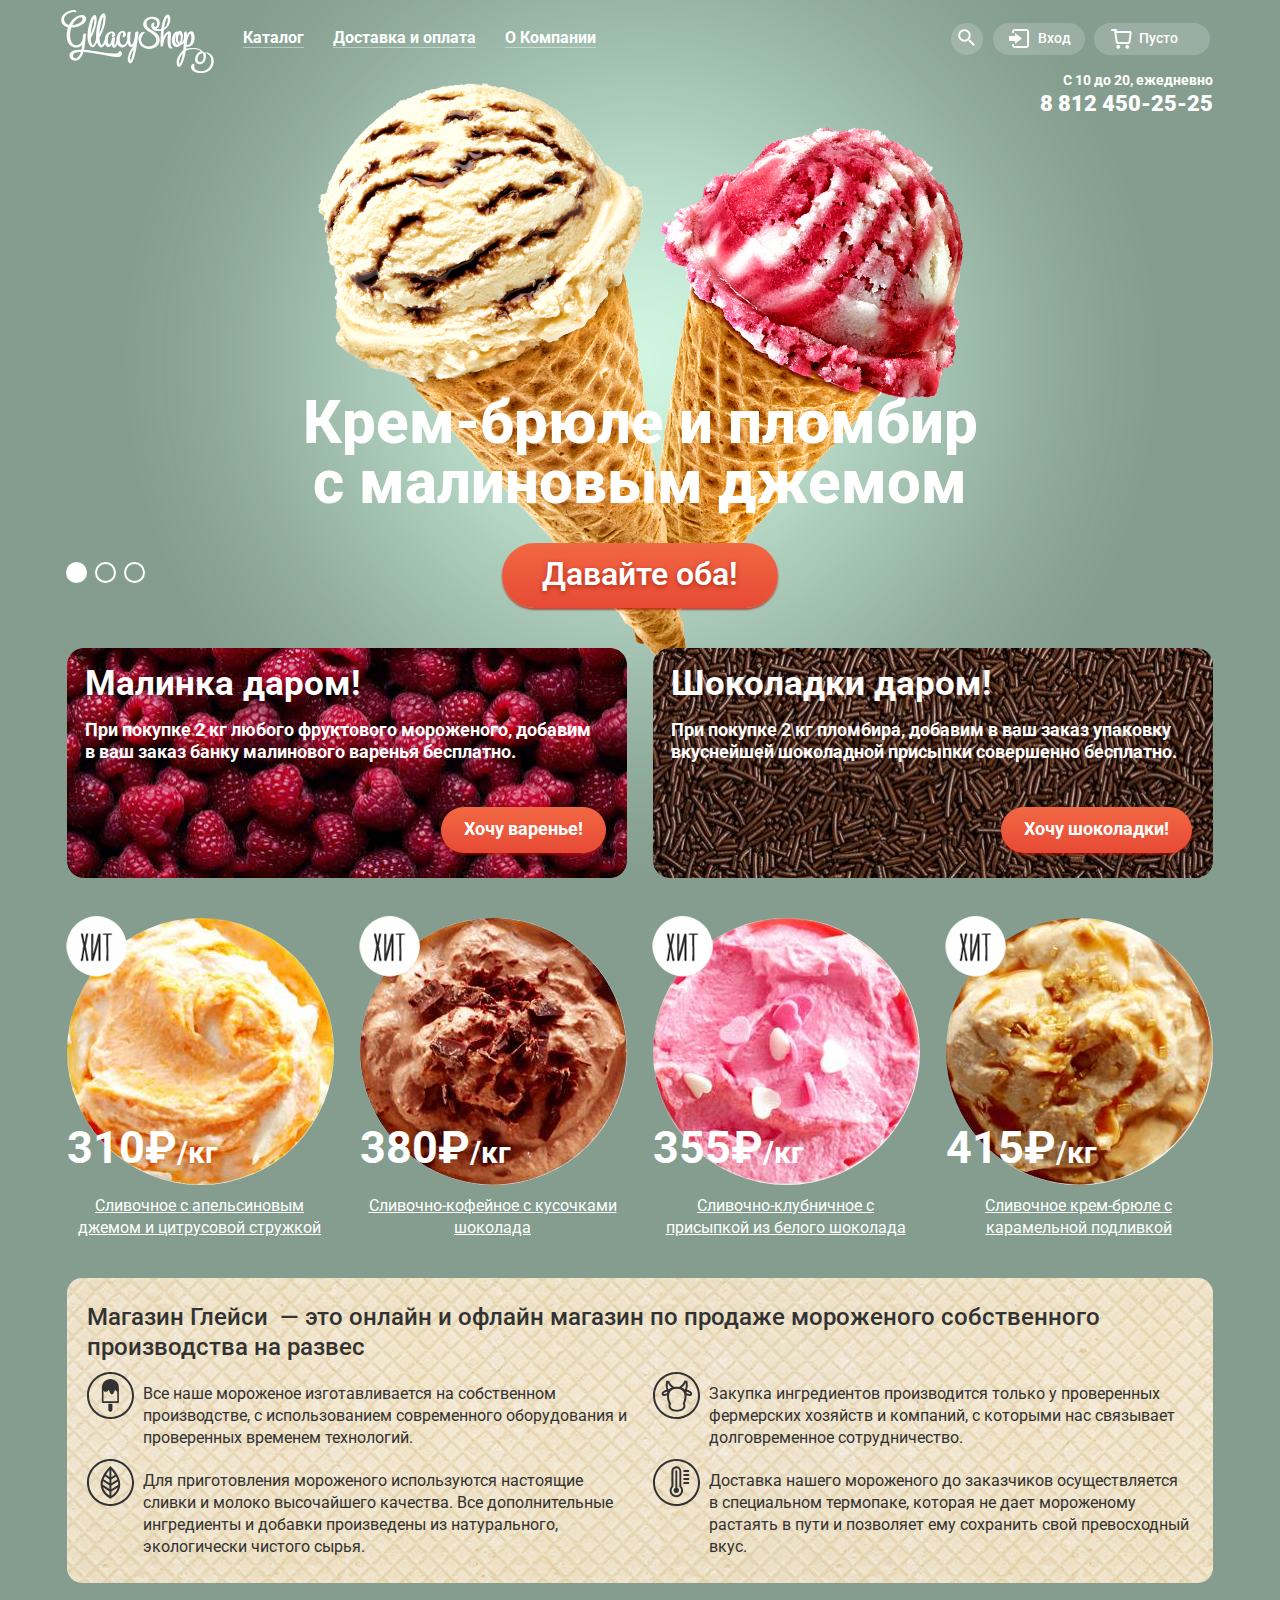
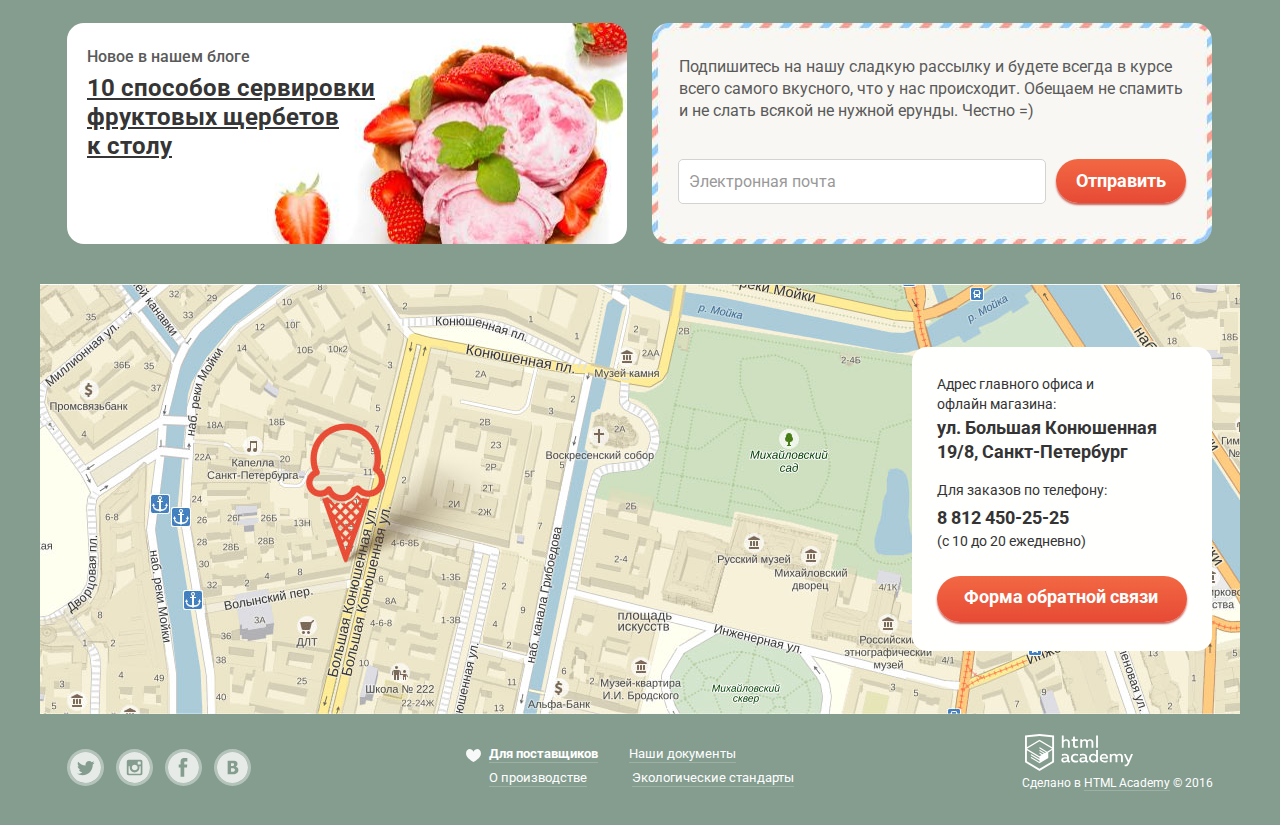
<file: index.html>
﻿<!DOCTYPE html>
<html lang="ru">
<head>
    <meta charset="utf-8">
    <title>Глейси</title>
    <link href="https://fonts.googleapis.com/css?family=Roboto:700,900,500,400&subset=latin,cyrillic" rel="stylesheet" type="text/css">
    <link href="css/normalize.css" rel="stylesheet">
    <link href="css/style-min.css" rel="stylesheet">
    <script src="https://api-maps.yandex.ru/2.1/?lang=ru_RU" type="text/javascript"></script>
</head>
<body>
    <input class="slider-switcher" type="radio" id="btn-1" name="toggle" checked>
    <input class="slider-switcher" type="radio" id="btn-2" name="toggle">
    <input class="slider-switcher" type="radio" id="btn-3" name="toggle">
    <div class="site-wrapper">
        <header class="page-header container">
            <a class="page-header__logo"><img src="img/logo.svg" width="153" height="63" alt="gllacy logo"></a>
            <ul class="navigation-menu">
                <li>
                    <a href="#">Каталог</a>
                    <ul class="navigation-menu__sub">
                        <li>
                            <a href="#">Новинки</a>
                        </li>
                        <li>
                            <a href="catalog.html">Сливочное</a>
                        </li>
                        <li>
                            <a href="#">Щербеты</a>
                        </li>
                        <li>
                            <a href="#">Фруктовый лед</a>
                        </li>
                        <li>
                            <a href="#">Мелорин</a>
                        </li>
                    </ul>
                </li>
                <li>
                    <a href="#">Доставка и оплата</a>
                </li>
                <li>
                    <a href="#">О Компании</a>
                </li>
            </ul>
            <div class="user-block">
                <div class="search">
                    <a class="search__link" href="#">search</a>
                    <form class="search__form">
                        <input type="text" required name="search" value="" placeholder="Что ищем?">
                        <label class="search__focus main-placeholder">Что ищем?</label>
                    </form>
                </div>
                <div class="login">
                    <a class="login__link" href="#">Вход</a>
                    <form class="login__form" action="#" method="post">
                        <input type="email" name="email" required placeholder="Электронная почта">
                        <label class="login__email main-placeholder">Электронная почта</label>
                        <input type="password" name="password" required placeholder="Пароль">
                        <label class="login__password main-placeholder">Пароль</label>
                        <button class="login__button button" type="submit">Войти</button>
                        <div class="login__admin-links">
                            <a href="#">Забыли пароль?</a>
                            <a href="#">Новая регистрация</a>
                        </div>
                    </form>
                </div>
                <div class="basket">
                    <a class="basket__link basket__link--index" href="#">Пусто</a>
                </div>
                <div class="working">
                    <p class="working__hours">
                        С 10 до 20, ежедневно
                    </p>
                    <p class="working__phone">
                        8 812 450-25-25
                    </p>
                </div>
            </div>
        </header>
        <main class="container">
            <section class="slider">
                <div class="slider__item slider__item--first">
                    <div class="slider__title">
                        Крем-брюле и пломбир с малиновым джемом
                    </div>
                    <a class="slider__button button" href="#">Давайте оба!</a>
                </div>
                <div class="slider__item slider__item--second">
                    <div class="slider__title">
                        Шоколадный пломбир и лимонный сорбет
                    </div>
                    <a class="slider__button button" href="#">Давайте оба!</a>
                </div>
                <div class="slider__item slider__item--third">
                    <div class="slider__title">
                        Пломбир с помадкой и клубничный щербет
                    </div>
                    <a class="slider__button button" href="#">Давайте оба!</a>
                </div>
                <div class="slider__controls">
                    <label for="btn-1"></label>
                    <label for="btn-2"></label>
                    <label for="btn-3"> </label>
                </div>
            </section>
            <section class="filler">
                <article class="filler__item filler__item--raspberry">
                    <h2 class="filler__title">Малинка даром!</h2>
                    <p class="filler__condition">
                        При покупке 2 кг любого фруктового мороженого, добавим в&nbsp;ваш заказ
                        банку малинового варенья бесплатно.
                    </p>
                    <a class="filler__button button" href="#">Хочу варенье!</a>
                </article>
                <article class="filler__item filler__item--chocolate">
                    <h2 class="filler__title">Шоколадки даром!</h2>
                    <p class="filler__condition">
                        При покупке 2 кг пломбира, добавим в ваш заказ упаковку вкуснейшей
                        шоколадной присыпки совершенно бесплатно.
                    </p>
                    <a class="filler__button button" href="#">Хочу шоколадки!</a>
                </article>
            </section>
            <section class="catalog">
                <article class="catalog__item catalog__item--hit">
                    <figure class="catalog__image">
                        <img src="img/catalog/image-11.jpg" alt="orange" width="267" height="267">
                        <figcaption class="catalog__price">
                            310&#8381;<span>/кг</span>
                        </figcaption>
                    </figure>
                    <a href="#" class="catalog__description">
                        Сливочное с апельсиновым джемом и цитрусовой стружкой
                    </a>
                </article>
                <article class="catalog__item catalog__item--hit">
                    <figure class="catalog__image">
                        <img src="img/catalog/image-12.jpg" alt="coffee" width="267" height="267">
                        <figcaption class="catalog__price">
                            380&#8381;<span>/кг</span>
                        </figcaption>
                    </figure>
                    <a href="#" class="catalog__description">
                        Сливочно-кофейное с кусочками шоколада
                    </a>
                </article>
                <article class="catalog__item catalog__item--hit">
                    <figure class="catalog__image">
                        <img src="img/catalog/image-13.jpg" alt="strawberry" width="267" height="267">
                        <figcaption class="catalog__price">
                            355&#8381;<span>/кг</span>
                        </figcaption>
                    </figure>
                    <a href="#" class="catalog__description">
                        Сливочно-клубничное с присыпкой из белого шоколада
                    </a>
                </article>
                <article class="catalog__item catalog__item--hit">
                    <figure class="catalog__image">
                        <img src="img/catalog/image-14.jpg" alt="brulee" width="267" height="267">
                        <figcaption class="catalog__price">
                            415&#8381;<span>/кг</span>
                        </figcaption>
                    </figure>
                    <a href="#" class="catalog__description">
                        Сливочное крем-брюле с карамельной подливкой
                    </a>
                </article>
            </section>
            <section class="info">
                <h2 class="info__title">
                    Магазин Глейси &nbsp;&#8212; это онлайн и офлайн магазин по продаже
                    мороженого собственного производства на развес
                </h2>
                <p class="info__item info__item--manufacturer">
                    Все наше мороженое изготавливается на собственном производстве, с
                    использованием современного оборудования и проверенных
                    временем технологий.
                </p>
                <p class="info__item info__item--purchase">
                    Закупка ингредиентов   производится только у проверенных фермерских хозяйств
                    и компаний, с которыми нас связывает долговременное
                    сотрудничество.
                </p>
                <p class="info__item info__item--composition">
                    Для приготовления мороженого используются настоящие сливки и молоко
                    высочайшего качества. Все дополнительные ингредиенты и добавки
                    произведены из натурального, экологически чистого сырья.
                </p>
                <p class="info__item info__item--shipping">
                    Доставка нашего мороженого до заказчиков осуществляется в&nbsp;специальном
                    термопаке, которая не дает мороженому растаять в пути
                    и позволяет ему сохранить свой превосходный вкус.
                </p>
            </section>
            <section class="other">
                <article class="other__item other__item--news">
                    <h2 class="other__title other__title--news">
                        Новое в нашем блоге
                    </h2>
                    <a class="other__link" href="#">10 способов сервировки фруктовых щербетов к&nbsp;столу</a>
                </article>
                <article class="other__item other__item--newsletter">
                    <p class="other__title other__title--newsletter">
                        Подпишитесь на нашу сладкую рассылку и будете всегда в курсе всего
                        самого вкусного, что у нас происходит. Обещаем не спамить
                        и не слать всякой не нужной ерунды. Честно =)
                    </p>
                    <form class="other__form" action="#" method="post">
                        <input type="email" name="email" required placeholder="Электронная почта">
                        <label class="other__email main-placeholder">Электронная почта</label>
                        <button class="other__button button" type="submit">Отправить</button>
                    </form>
                </article>
            </section>
        </main>
        <section class="map"></section>
        <section class="map__contant">
            <div class="map__address">
                <p class="map__contact">
                    Адрес главного офиса и офлайн&nbsp;магазина:<b>ул. Большая Конюшенная 19/8, Санкт-Петербург</b>
                </p>
                <p class="map__tel">
                    Для заказов по телефону:<b>8 812 450-25-25</b> (с 10 до 20 ежедневно)
                </p>
                <a class="map__button button" href="#">Форма обратной связи</a>
            </div>
            <div class="feedback">
                <h2 class="feedback__title">
                    Мы обязательно вам ответим!
                </h2>
                <form class="feedback__form" action="#" method="post">
                    <input type="text" name="name" required placeholder="Как вас зовут?">
                    <label class="feedback__name main-placeholder">Как вас зовут?</label>
                    <input type="email" name="email" required placeholder="Ваша почта для ответа?">
                    <label class="feedback__email main-placeholder">Ваша почта для ответа?</label>
                    <textarea name="commits" required placeholder="Напишите что-нибудь..."></textarea>
                    <label class="feedback__commits main-placeholder">Напишите что-нибудь...</label>
                    <button class="feedback__button button" type="submit">Отправить</button>
                </form>
                <button class="feedback__close close" type="button"></button>
            </div>
            <div class="feedback__overlay"></div>
        </section>
        <footer class="page-footer container">
            <div class="social__links">
                <a class="social__link social__link--tw" href="#">twitter</a>
                <a class="social__link social__link--inst" href="#">instagram</a>
                <a class="social__link social__link--fb" href="#">facebook</a>
                <a class="social__link social__link--vk" href="#">vkontakte</a>
            </div>
            <div class="about-us">
                <a class="about-us__link about-us__link--first" href="#"><b>Для поставщиков</b></a>
                <a class="about-us__link" href="#">Наши документы </a>
                <a class="about-us__link about-us__link--first" href="#">О производстве</a>
                <a class="about-us__link" href="#">Экологические стандарты</a>
            </div>
            <div class="copyright">
                <a class="copyright__logo" href="https://htmlacademy.ru">
                    <img src="img/ha-logo.svg"
                         width="108" height="37" alt="HTMLacademy logo">
                </a>
                <p class="copyright__made">
                    Сделано в <a class="copyright__link" href="https://htmlacademy.ru">HTML Academy</a> © 2016
                </p>
            </div>
        </footer>
    </div>
    <script src="js/script-min.js"></script>
</body>
</html>
</file>
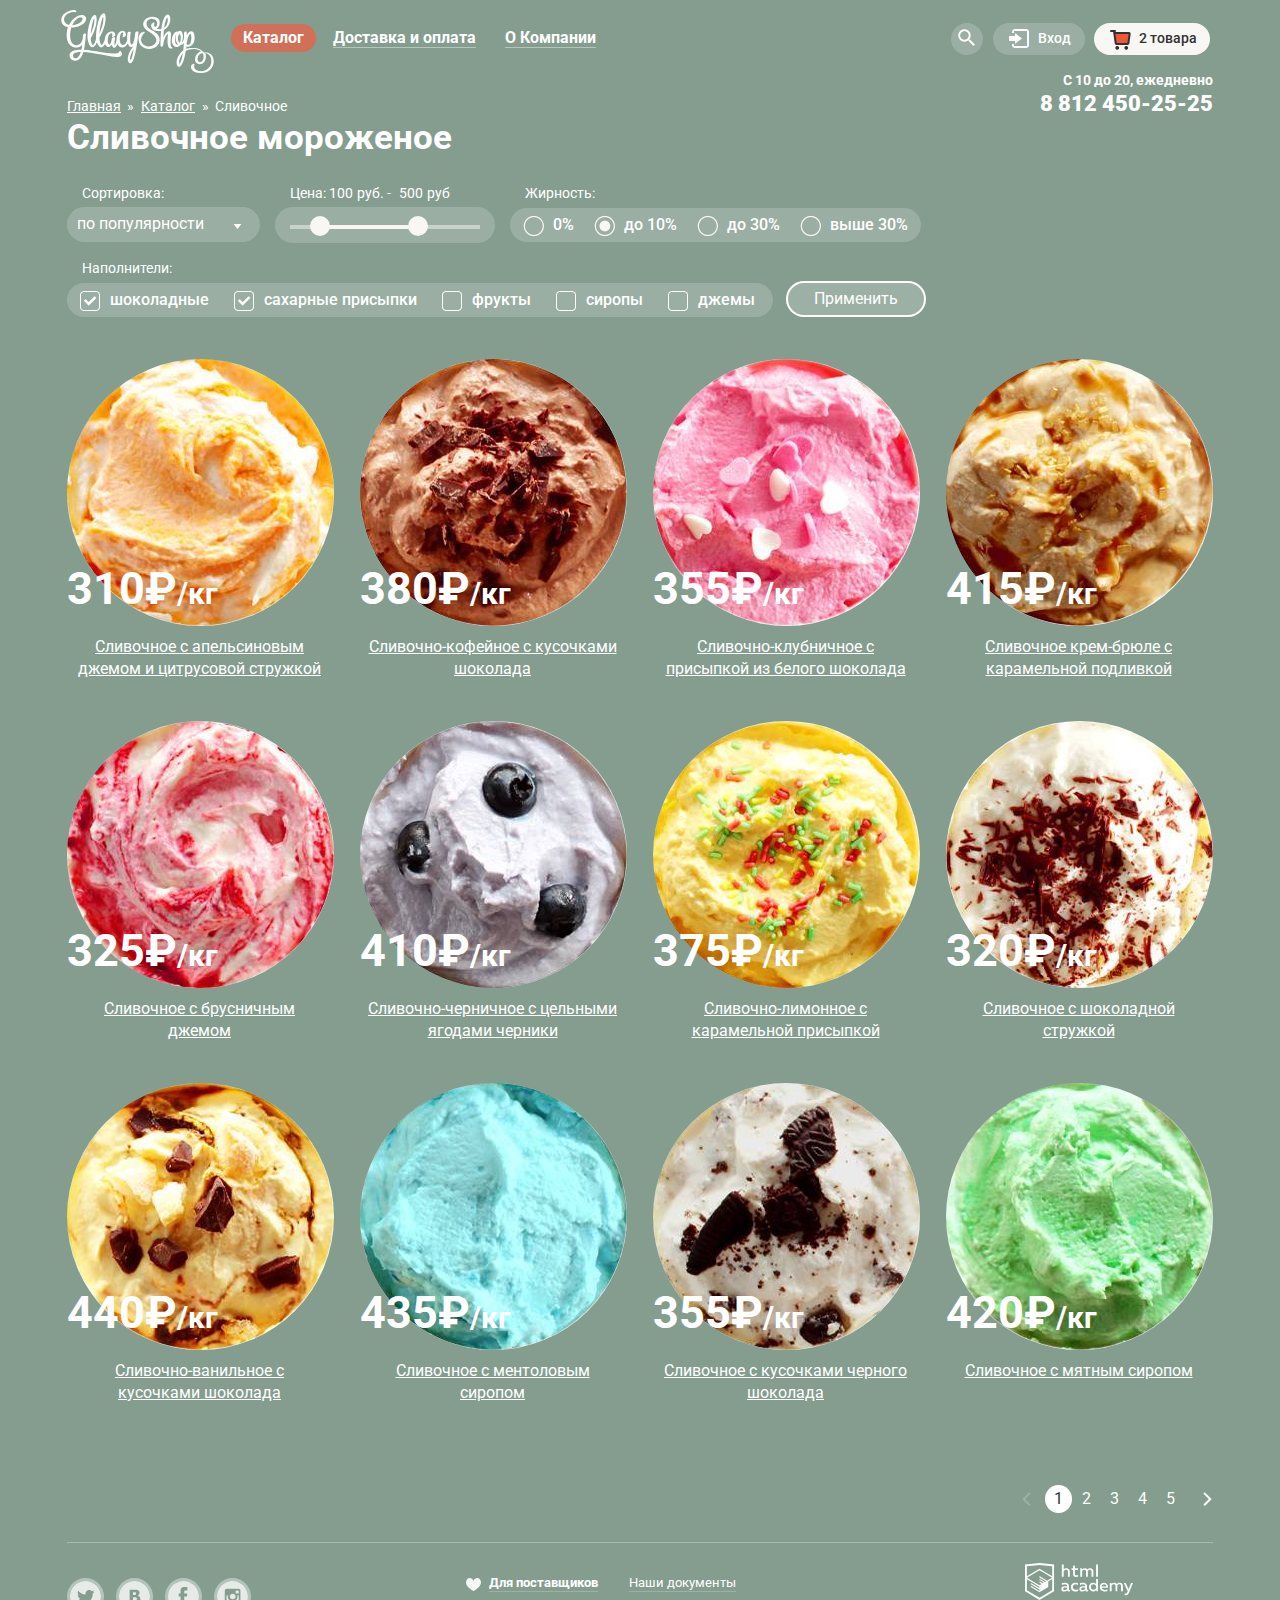
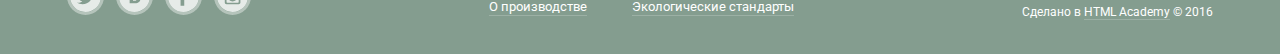
<file: catalog.html>
﻿<!DOCTYPE html>
<html lang="ru">
<head>
    <meta charset="utf-8">
    <title>Глейси</title>
    <link href="https://fonts.googleapis.com/css?family=Roboto:700,900,500,400&subset=latin,cyrillic" rel="stylesheet" type="text/css">
    <link href="css/normalize.css" rel="stylesheet">
    <link href="css/style-min.css" rel="stylesheet">
</head>
<body>
    <header class="page-header container">
        <a class="page-header__logo" href="index.html"><img src="img/logo.svg" width="153" height="63" alt="gllacy logo"></a>
        <ul class="navigation-menu navigation-menu--catalog">
            <li>
                <a>Каталог</a>
            </li>
            <li>
                <a href="#">Доставка и оплата</a>
            </li>
            <li>
                <a href="#">О Компании</a>
            </li>
        </ul>
        <div class="user-block">
            <div class="search">
                <a class="search__link" href="#">search</a>
                <form class="search__form">
                    <input type="text" required name="search" value="" placeholder="Что ищем?">
                    <label class="search__focus main-placeholder">Что ищем?</label>
                </form>
            </div>
            <div class="login">
                <a class="login__link" href="#">Вход</a>
                <form class="login__form" action="#" method="post">
                    <input type="email" name="email" required placeholder="Электронная почта">
                    <label class="login__email main-placeholder">Электронная почта</label>
                    <input type="password" name="password" required placeholder="Пароль">
                    <label class="login__password main-placeholder">Пароль</label>
                    <button class="login__button button" type="submit">Войти</button>
                    <div class="login__admin-links">
                        <a href="#">Забыли пароль?</a>
                        <a href="#">Новая регистрация</a>
                    </div>
                </form>
            </div>
            <div class="basket">
                <a class="basket__link basket__link--catalog" href="#">2 товара</a>
                <div class="basket__hover">
                    <ul class="basket__content">
                        <li>
                            <button class="basket__delete close" type="button">удалить</button>
                            <img src="img/ice-cream1.png" width="33" height="33" alt="ice-cream">
                            <span class="basket__items basket__items--description">Пломбир с апельсиновым джемом</span>
                            <span class="basket__items basket__items--weight">1,5 кг</span>
                            <span class="basket__items basket__items--price">х 200 руб.</span>
                            <span class="basket__items basket__items--sum-price">300 руб.</span>
                        </li>
                        <li>
                            <button class="basket__delete close" type="button">удалить</button>
                            <img src="img/ice-cream2.png" width="33" height="33" alt="ice-cream">
                            <span class="basket__items basket__items--description">Клубничный пломбир с присыпкой из белого шоколада</span>
                            <span class="basket__items basket__items--weight">1,5 кг</span>
                            <span class="basket__items basket__items--price">х 300 руб.</span>
                            <span class="basket__items basket__items--sum-price">450 руб.</span>
                        </li>
                    </ul>
                    <div class="basket__total-price">
                        <span>Итого: 750 руб.</span>
                        <button class="basket__button button" type="button">Оформить заказ</button>
                    </div>
                </div>
            </div>
            <div class="working">
                <p class="working__hours">
                    С 10 до 20, ежедневно
                </p>
                <p class="working__phone">
                    8&nbsp;812 450-25-25
                </p>
            </div>
        </div>
    </header>
    <main class="container">
        <ul class="breadcrumbs">
            <li>
                <a href="index.html">Главная</a>
            </li>
            <li>
                <a href="#">Каталог</a>
            </li>
            <li>
                <a>Сливочное</a>
            </li>
        </ul>
        <h1 class="title">
            Сливочное мороженое
        </h1>
        <div class="filters">
            <form action="#" method="post">
                <fieldset class="filters__item filters__item--sorting">
                    <legend class="filters__legend">Сортировка:</legend>
                    <select name="sorting">
                        <option>по популярности</option>
                        <option>сначала недорогие</option>
                        <option>сначала дорогие</option>
                        <option>по жирности</option>
                    </select>
                </fieldset>
                <div class="filters__item filters__item--range">
                    <div class="range__price-controls">
                        <p>
                            Цена:
                            <input class="range__min-price" type="text" value="100"> руб. -
                            <input class="range__max-price" type="text" value="500"> руб
                        </p>
                    </div>
                    <div class="range__controls">
                        <div class="range__scale">
                            <span class="range__bar"></span>
                        </div>
                        <span class="range__toggle range__toggle--min"></span>
                        <span class="range__toggle range__toggle--max"></span>
                    </div>
                </div>
                <fieldset class="filters__item filters__item--fat">
                    <legend class="filters__legend">Жирность:</legend>
                    <div class="radio-check-style radio-check-style--radio">
                        <input id="rad-1" type="radio" name="fat" value="0">
                        <label for="rad-1">0%</label>
                        <input id="rad-2" type="radio" name="fat" value="<10" checked>
                        <label for="rad-2">до 10%</label>
                        <input id="rad-3" type="radio" name="fat" value="<30">
                        <label for="rad-3">до 30%</label>
                        <input id="rad-4" type="radio" name="fat" value=">30">
                        <label for="rad-4">выше 30%</label>
                    </div>
                </fieldset>
                <fieldset class="filters__item filters__item--excipient">
                    <legend class="filters__legend">Наполнители:</legend>
                    <div class="radio-check-style radio-check-style--check">
                        <input id="check-1" type="checkbox" name="chocolate" checked>
                        <label for="check-1">шоколадные</label>
                        <input id="check-2" type="checkbox" name="sugar-powder" checked>
                        <label for="check-2">сахарные присыпки</label>
                        <input id="check-3" type="checkbox" name="fruits">
                        <label for="check-3">фрукты</label>
                        <input id="check-4" type="checkbox" name="syrups">
                        <label for="check-4">сиропы</label>
                        <input id="check-5" type="checkbox" name="jams">
                        <label for="check-5">джемы</label>
                    </div>
                </fieldset>
                <button class="filters__button" type="submit">Применить</button>
            </form>
        </div>
        <div class="catalog">
            <article class="catalog__item">
                <figure class="catalog__image">
                    <img src="img/catalog/image-11.jpg" alt="orange" width="267" height="267">
                    <figcaption class="catalog__price">
                        310&#8381;<span>/кг</span>
                    </figcaption>
                </figure>
                <a href="#" class="catalog__description">
                    Сливочное с апельсиновым джемом и цитрусовой стружкой
                </a>
                <div class="catalog__hover">
                    <a class="catalog__button button" href="#">Быстрый просмотр</a>
                </div>
            </article>
            <article class="catalog__item">
                <figure class="catalog__image">
                    <img src="img/catalog/image-12.jpg" alt="coffee" width="267" height="267">
                    <figcaption class="catalog__price">
                        380&#8381;<span>/кг</span>
                    </figcaption>
                </figure>
                <a href="#" class="catalog__description">
                    Сливочно-кофейное с кусочками шоколада
                </a>
                <div class="catalog__hover">
                    <a class="catalog__button button" href="#">Быстрый просмотр</a>
                </div>
            </article>
            <article class="catalog__item">
                <figure class="catalog__image">
                    <img src="img/catalog/image-13.jpg" alt="strawberry" width="267" height="267">
                    <figcaption class="catalog__price">
                        355&#8381;<span>/кг</span>
                    </figcaption>
                </figure>
                <a href="#" class="catalog__description">
                    Сливочно-клубничное с присыпкой из белого шоколада
                </a>
                <div class="catalog__hover">
                    <a class="catalog__button button" href="#">Быстрый просмотр</a>
                </div>
            </article>
            <article class="catalog__item">
                <figure class="catalog__image">
                    <img src="img/catalog/image-14.jpg" alt="brulee" width="267" height="267">
                    <figcaption class="catalog__price">
                        415&#8381;<span>/кг</span>
                    </figcaption>
                </figure>
                <a href="#" class="catalog__description">
                    Сливочное крем-брюле с карамельной подливкой
                </a>
                <div class="catalog__hover">
                    <a class="catalog__button button" href="#">Быстрый просмотр</a>
                </div>
            </article>
            <article class="catalog__item">
                <figure class="catalog__image">
                    <img src="img/catalog/image-21.jpg" alt="cranberries" width="267" height="267">
                    <figcaption class="catalog__price">
                        325&#8381;<span>/кг</span>
                    </figcaption>
                </figure>
                <a href="#" class="catalog__description">
                    Сливочное с брусничным джемом
                </a>
                <div class="catalog__hover">
                    <a class="catalog__button button" href="#">Быстрый просмотр</a>
                </div>
            </article>
            <article class="catalog__item">
                <figure class="catalog__image">
                    <img src="img/catalog/image-22.jpg" alt="blueberries" width="267" height="267">
                    <figcaption class="catalog__price">
                        410&#8381;<span>/кг</span>
                    </figcaption>
                </figure>
                <a href="#" class="catalog__description">
                    Сливочно-черничное с цельными ягодами черники
                </a>
                <div class="catalog__hover">
                    <a class="catalog__button button" href="#">Быстрый просмотр</a>
                </div>
            </article>
            <article class="catalog__item">
                <figure class="catalog__image">
                    <img src="img/catalog/image-23.jpg" alt="lemon" width="267" height="267">
                    <figcaption class="catalog__price">
                        375&#8381;<span>/кг</span>
                    </figcaption>
                </figure>
                <a href="#" class="catalog__description">
                    Сливочно-лимонное с карамельной присыпкой
                </a>
                <div class="catalog__hover">
                    <a class="catalog__button button" href="#">Быстрый просмотр</a>
                </div>
            </article>
            <article class="catalog__item">
                <figure class="catalog__image">
                    <img src="img/catalog/image-24.jpg" alt="chocolate-chips" width="267" height="267">
                    <figcaption class="catalog__price">
                        320&#8381;<span>/кг</span>
                    </figcaption>
                </figure>
                <a href="#" class="catalog__description">
                    Сливочное с шоколадной стружкой
                </a>
                <div class="catalog__hover">
                    <a class="catalog__button button" href="#">Быстрый просмотр</a>
                </div>
            </article>
            <article class="catalog__item">
                <figure class="catalog__image">
                    <img src="img/catalog/image-31.jpg" alt="vanilla" width="267" height="267">
                    <figcaption class="catalog__price">
                        440&#8381;<span>/кг</span>
                    </figcaption>
                </figure>
                <a href="#" class="catalog__description">
                    Сливочно-ванильное с кусочками&nbsp;шоколада
                </a>
                <div class="catalog__hover">
                    <a class="catalog__button button" href="#">Быстрый просмотр</a>
                </div>
            </article>
            <article class="catalog__item">
                <figure class="catalog__image">
                    <img src="img/catalog/image-32.jpg" alt="menthol" width="267" height="267">
                    <figcaption class="catalog__price">
                        435&#8381;<span>/кг</span>
                    </figcaption>
                </figure>
                <a href="#" class="catalog__description">
                    Сливочноe с ментоловым сиропом
                </a>
                <div class="catalog__hover">
                    <a class="catalog__button button" href="#">Быстрый просмотр</a>
                </div>
            </article>
            <article class="catalog__item">
                <figure class="catalog__image">
                    <img src="img/catalog/image-33.jpg" alt="dark-chocolate" width="267" height="267">
                    <figcaption class="catalog__price">
                        355&#8381;<span>/кг</span>
                    </figcaption>
                </figure>
                <a href="#" class="catalog__description">
                    Сливочное с кусочками черного шоколада
                </a>
                <div class="catalog__hover">
                    <a class="catalog__button button" href="#">Быстрый просмотр</a>
                </div>
            </article>
            <article class="catalog__item">
                <figure class="catalog__image">
                    <img src="img/catalog/image-34.jpg" alt="mint" width="267" height="267">
                    <figcaption class="catalog__price">
                        420&#8381;<span>/кг</span>
                    </figcaption>
                </figure>
                <a href="#" class="catalog__description">
                    Сливочное с мятным сиропом
                </a>
                <div class="catalog__hover">
                    <a class="catalog__button button" href="#">Быстрый просмотр</a>
                </div>
            </article>
        </div>
        <div class="page-list">
            <a class="page-list__button page-list__button--inactive page-list__button--prev"></a>
            <a class="page-list__button page-list__button--active" href="#">1</a>
            <a class="page-list__button" href="#">2</a>
            <a class="page-list__button" href="#">3</a>
            <a class="page-list__button" href="#">4</a>
            <a class="page-list__button" href="#">5</a>
            <a class="page-list__button page-list__button--next" href="#"></a>
        </div>
    </main>
    <footer class="page-footer container">
        <div class="social__links">
            <a class="social__link social__link--tw" href="#">twitter</a>
            <a class="social__link social__link--vk" href="#">vkontakte</a>
            <a class="social__link social__link--fb" href="#">facebook</a>
            <a class="social__link social__link--inst" href="#">instagram</a>
        </div>
        <div class="about-us">
            <a class="about-us__link" href="#"><b>Для поставщиков</b></a>
            <a class="about-us__link" href="#">Наши документы </a>
            <a class="about-us__link" href="#">О производстве</a>
            <a class="about-us__link" href="#">Экологические стандарты</a>
        </div>
        <div class="copyright">
            <a class="copyright__logo" href="https://htmlacademy.ru">
                <img src="img/ha-logo.svg"
                     width="108" height="37" alt="HTMLacademy logo">
            </a>
            <p class="copyright__made">
                Сделано в <a class="copyright__link" href="https://htmlacademy.ru">HTML Academy</a> © 2016
            </p>
        </div>
    </footer>
</body>
</html>
</file>
<file: css/style-min.css>
body {font: 16px/24px "Roboto", "Arial", sans-serif;font-weight: 400;background-color: #849d8f;color: #fff;}.container {width: 1146px;margin: 0 auto;}.main-placeholder {display: none;position: absolute;z-index: 20;min-width: 80px;font-size: 11px;line-height: 24px;font-weight: normal;color: rgba(46, 136, 228, 0.52);padding: 0;margin: 0;}h1 {font-size: 35px;line-height: 41px;font-weight: 700;}h2 {font-size: 24px;line-height: 30px;font-weight: 500;color: #323232;}a {font-size: 18px;color: #fff;text-decoration: none;}input {font-family: "Roboto", "Arial", sans-serif;}::-webkit-input-placeholder {font-family: "Roboto", "Arial", sans-serif;font-size: 16px;line-height: 24px;font-weight: 400;color: #999999;}::-moz-placeholder {font-family: "Roboto", "Arial", sans-serif;font-size: 16px;line-height: 24px;font-weight: 400;color: #999999;padding-top: 10px;}:-ms-input-placeholder {font-family: "Roboto", "Arial", sans-serif;font-size: 16px;line-height: 24px;font-weight: 400;color: #999999;padding-top: 10px;}::placeholder {font-family: "Roboto", "Arial", sans-serif;font-size: 16px;line-height: 24px;font-weight: 400;color: #999999;padding-top: 10px;}.button {font-family: "Roboto", "Arial", sans-serif;border: none;color: #fff;background: #f26843;background: linear-gradient(to bottom, #f26843 0, #e74a35 100%);border-radius: 100px;box-shadow: 0 2px 2px rgba(172, 16, 0, 0.64);}.button:hover {background: linear-gradient(to bottom, #f58669 0, #ec6f5e 100%);box-shadow: 0 2px 2px #ac1000;}.button:active {background: linear-gradient(to bottom, #d84732 0, #e1613e 100%);box-shadow: inset 0 2px 2px #ac1000;}input,textarea {font-size: 16px;color: #323232;padding: 10px 10px 11px 10px;font-weight: normal;line-height: 24px;border: 1px solid #d3d3d2;border-radius: 5px;}input[type="text"]:hover,input[type="email"]:hover,input[type="password"]:hover,textarea:hover {box-shadow: inset 0 0 2px rgba(154, 154, 154, 0.52);}input[type="text"]:valid,input[type="email"]:valid,input[type="password"]:valid,textarea:valid {box-shadow: inset 0 0 2px rgba(154, 154, 154, 0.52);}input[type="text"]:valid + label,input[type="email"]:valid + label,input[type="password"]:valid + label,textarea:valid + label {display: block;color: #9a9a9a;}input[type="text"]:focus,input[type="email"]:focus,input[type="password"]:focus,textarea:focus {box-shadow: inset 0 0 2px rgba(46, 136, 228, 0.52);border-color: rgba(46, 136, 228, 0.52);}:focus::-webkit-input-placeholder {color: transparent;}:focus::-moz-placeholder {color: transparent;}:focus:-ms-input-placeholder {color: transparent;}.page-header {font-size: 0;padding-top: 8px;}.page-header__logo {display: inline-block;vertical-align: top;margin-top: 2px;margin-left: -6px;}.navigation-menu {display: inline-block;vertical-align: top;padding-left: 17px;margin-top: 16px;width: 600px;}.navigation-menu li {display: inline-block;vertical-align: top;margin-right: 5px;position: relative;padding-bottom: 15px;}.navigation-menu li:hover .navigation-menu__sub {display: block;}.navigation-menu a {display: block;font-size: 16px;font-weight: bold;line-height: 18px;margin: 5px 12px 7px;border-bottom: 1px solid rgba(255, 255, 255, 0.4);}.navigation-menu a:hover {color: #333333;margin: 0;padding: 5px 12px 7px;background-color: #f8f7f4;border-radius: 100px;border: none;}.navigation-menu a:active {background-color: #ededed;box-shadow: inset 0 2px 2px #696969;}.navigation-menu--catalog li:first-child a {color: #fff;margin: 0;padding: 5px 12px;background-color: #d07058;border-radius: 100px;box-shadow: none;border: none;}.navigation-menu__sub {display: none;position: absolute;z-index: 10;left: -8px;top: 36px;padding: 0 0 4px 0;background-color: #f8f7f4;border-radius: 7px;box-shadow: 0 20px 20px rgba(0, 0, 0, 0.4);}.navigation-menu__sub::after {position: absolute;display: block;z-index: 20;right: 0;top: 38px;content: " ";background-color: #d1d0ce;height: 1px;margin-left: 5px;margin-right: 9px;width: 125px;}.navigation-menu__sub li {margin: 0;padding-bottom: 5px;width: 144px;}.navigation-menu__sub li:first-child a {font-weight: bold;margin-top: 5px;padding: 5px 9px 11px 21px;}.navigation-menu__sub a {display: block;font-size: 14px;line-height: 16px;color: #333333;font-weight: normal;padding: 5px 9px 5px 21px;margin: 0;border-radius: 0;border: none;}.navigation-menu__sub a:hover {background-color: #fbded8;padding: 5px 9px 5px 21px;border-radius: 0;}.navigation-menu__sub a:active {background-color: #f6b5a5;border-radius: 0;box-shadow: none;}.user-block {float: right;margin-right: 1px;width: 261px;}.search {display: inline-block;vertical-align: top;position: relative;padding-bottom: 10px;margin: 15px 10px 2px 0;}.search__link {display: block;font-size: 0;min-height: 25px;padding-top: 7px;border-radius: 16px;width: 32px;background: rgba(248, 247, 244, 0.2) url("../img/sprite.png") no-repeat -8px -703px;}.search__link:hover {background: #f8f7f4 url("../img/sprite.png") no-repeat -8px -750px;}.search:hover .search__form {display: block;}.search__focus {top: 0;left: 30px;}.search__form {display: none;position: absolute;z-index: 100;background-color: #f8f7f4;border-radius: 7px;box-shadow: 0 20px 20px rgba(0, 0, 0, 0.4);right: 0;top: 35px;}.search__form input {margin: 22px 15px;font-size: 14px;line-height: 24px;padding: 8px 10px;width: 290px;min-height: 24px;}.search__form input:focus ~ .search__focus {display: block;}.login {display: inline-block;vertical-align: top;position: relative;padding-bottom: 10px;margin: 15px 9px 2px 0;}.login__link {font-size: 14px;font-weight: 500;line-height: 16px;display: block;min-height: 25px;padding-top: 7px;padding-left: 45px;border-radius: 16px;width: 47px;background: rgba(248, 247, 244, 0.2) url("../img/sprite.png") no-repeat 1px -309px;}.login__link:hover {color: #323232;background: #f8f7f4 url("../img/sprite.png") no-repeat 1px -358px;}.login:hover .login__form {display: block;}.login__email {top: 0;left: 30px;}.login__password {top: 65px;left: 30px;}.login__admin-links {float: right;width: 120px;margin: 0 2px 9px 0;}.login__admin-links a {display: block;margin: 0;padding: 0;font-size: 13px;line-height: 21px;font-weight: 500;color: #323232;text-decoration: underline;}.login__admin-links a:hover,.login__admin-links a:active {color: #ec593c;}.login__button {font-size: 18px;font-weight: bold;line-height: 24px;padding: 9px 24px 11px 25px;}.login__form {display: none;position: absolute;z-index: 100;background-color: #f8f7f4;border-radius: 7px;box-shadow: 0 20px 20px rgba(0, 0, 0, 0.4);right: -2px;top: 35px;padding: 20px 16px 15px 18px;}.login__form input {margin-bottom: 21px;font-size: 14px;line-height: 24px;padding: 8px 11px;width: 218px;min-height: 26px;}.login__form input[type="email"]:focus ~ .login__email {display: block;}.login__form input[type="password"]:focus ~ .login__password {display: block;}.basket {display: inline-block;vertical-align: top;position: relative;padding-bottom: 10px;margin: 15px 2px 2px 0;}.basket__link {font-size: 14px;font-weight: 500;line-height: 16px;display: block;min-height: 25px;padding-top: 7px;padding-left: 45px;border-radius: 16px;width: 71px;}.basket__link--index {background: rgba(248, 247, 244, 0.2) url("../img/sprite.png") no-repeat 2px -9px;}.basket__link--catalog {color: #323232;background: #f8f7f4 url("../img/sprite.png") no-repeat 1px -58px;}.basket:hover .basket__hover {display: block;}.basket__hover {display: none;position: absolute;z-index: 100;background-color: #f8f7f4;border-radius: 7px;box-shadow: 0 20px 20px rgba(0, 0, 0, 0.4);right: -2px;top: 35px;width: 513px;padding: 20px 13px 20px 15px;}.basket__content {margin: 0;padding: 0;border-bottom: 1px solid #cacac7;}.basket__content li {list-style: none;font-size: 13px;line-height: 16px;margin-bottom: 17px;}.basket__content li:last-child {margin-bottom: 5px;}.basket__items {display: inline-block;color: #333;font-weight: normal;vertical-align: top;padding: 10px 0;margin-right: 24px;}.basket__items--description {padding-left: 11px;width: 220px;}.basket__items--weight {margin-right: 0;}.basket__items--price {color: #808080;}.basket__items--sum-price {margin: 0;}.basket__delete {display: inline-block;border: none;padding: 15px 0;margin-right: 10px;font-size: 0;width: 13px;height: 13px;position: relative;background: none;vertical-align: top;}.basket__delete::after,.basket__delete::before {display: block;position: absolute;content: " ";width: 14px;height: 1px;background-color: #323232;top: 17px;left: 0;}.basket__delete::after {transform: rotate(45deg);}.basket__delete::before {transform: rotate(-45deg);}.basket__total-price {float: right;width: 180px;text-align: right;padding-top: 11px;}.basket__total-price span {font-size: 15px;font-weight: bold;color: #323232;}.basket__button {font-size: 18px;line-height: 24px;font-weight: bold;margin: 6px 3px 0 0;padding: 8px 13px 13px;}.working {margin: 1px -1px 0 0;text-align: right;}.working__hours {font-size: 14px;font-weight: bold;margin: 0;}.working__phone {font-size: 22px;font-weight: 900;margin: 0;}.site-wrapper {background-repeat: no-repeat;background-position: top center;transition: background-image 0.5s ease, background-color 0.5s ease;min-width: 1200px;}.site-wrapper::before,.site-wrapper::after {content: "";background-image: url("../img/index/background-1.png");visibility: hidden;}.slider {position: relative;padding-top: 314px;margin-bottom: 40px;text-align: center;color: #ffffff;}.slider__item {display: none;width: 700px;margin: 0 auto;}.slider__title {margin-bottom: 30px;line-height: 60px;font-weight: 800;font-size: 60px;}.slider__button {display: inline-block;padding: 9px 40px 12px;font-weight: 600;font-size: 32px;line-height: 44px;text-shadow: 0 2px 5px rgba(160, 32, 11, 0.76);vertical-align: top;color: #ffffff;text-decoration: none;}.slider__controls {position: absolute;bottom: 22px;left: -1px;z-index: 20;font-size: 0;}.slider__controls label {display: inline-block;width: 17px;height: 17px;margin-right: 8px;vertical-align: top;background-color: transparent;border: 2px solid #ffffff;border-radius: 50%;cursor: pointer;}.slider__controls label:hover {background-color: rgba(255, 255, 255, 0.4);}.slider-switcher {display: none;}.slider-switcher[id$="1"]:checked ~ .site-wrapper .slider__item--first,.slider-switcher[id$="2"]:checked ~ .site-wrapper .slider__item--second,.slider-switcher[id$="3"]:checked ~ .site-wrapper .slider__item--third {display: block;}.slider-switcher[id$="1"]:checked ~ .site-wrapper {background-color: #849d8f;background-image: url("../img/index/background-1.png");}.slider-switcher[id$="2"]:checked ~ .site-wrapper {background-color: #8996a6;background-image: url("../img/index/background-2.png");}.slider-switcher[id$="3"]:checked ~ .site-wrapper {background-color: #9d8b84;background-image: url("../img/index/background-3.png");}.slider-switcher[id$="1"]:checked ~ .site-wrapper label[for="btn-1"],.slider-switcher[id$="2"]:checked ~ .site-wrapper label[for="btn-2"],.slider-switcher[id$="3"]:checked ~ .site-wrapper label[for="btn-3"] {background-color: #fff;}.catalog {font-size: 0;}.catalog__item {position: relative;display: inline-block;width: 267px;min-height: 330px;margin-right: 26px;margin-bottom: 32px;vertical-align: top;}.catalog__item:nth-child(4n) {margin-right: 0;}.catalog__item--hit::after {position: absolute;content: "";top: -2px;left: -1px;z-index: 50;width: 61px;height: 61px;background: url("../img/index/hit.png") no-repeat;}.catalog__item:hover .catalog__hover {display: block;}.catalog__item:hover .catalog__image,.catalog__item:hover .catalog__description {z-index: 40;}.catalog__image {margin: 0;position: relative;width: 267px;height: 267px;margin-bottom: 10px;z-index: 20;}.catalog__image img {border-radius: 50%;}.catalog__price {position: absolute;margin: 0;bottom: 20px;left: 0;font-size: 45px;font-weight: bold;text-decoration: none;z-index: 20;}.catalog__price span {font-size: 30px;}.catalog__description {position: relative;display: block;margin: 0;font-size: 16px;line-height: 22px;text-align: center;text-decoration: underline;padding-left: 5px;width: 255px;}.catalog__description:hover,.catalog__description:active {color: #ffbc9e;}.catalog__hover {display: none;position: absolute;z-index: 30;bottom: -70px;left: -8px;width: 280px;height: 405px;background-color: rgba(248, 247, 244, 0.3);border-radius: 5px;}.catalog__button {display: block;font-size: 18px;font-weight: 700;line-height: 24px;width: 180px;padding: 8px 16px 11px;margin-top: 340px;margin-left: 40px;}.filler {font-size: 0;}.filler__item {display: inline-block;position: relative;width: 524px;min-height: 230px;margin-right: 26px;margin-bottom: 40px;padding: 0 18px;vertical-align: top;border-radius: 17px;}.filler__item:last-child {margin-right: 0;}.filler__item--raspberry {background: #892343 url("../img/index/raspberry.jpg");background-size: 100% 100%;}.filler__item--chocolate {background: #5a3015 url("../img/index/chocolate.jpg");background-size: 100% 100%;}.filler__title {font-size: 35px;font-weight: 700;line-height: 41px;color: #fff;margin: 15px 0;}.filler__condition {font-size: 18px;font-weight: 700;line-height: 22px;margin: 0;padding-bottom: 90px;}.filler__button {position: absolute;right: 21px;bottom: 25px;font-size: 18px;padding: 10px 23px 12px;text-decoration: none;font-weight: bold;text-align: center;}.info {padding: 20px 3px;margin-top: -2px;margin-bottom: 40px;font-size: 0;color: #323232;background: #ede0c7 url("../img/index/waffle.jpg") repeat-x;border-radius: 15px;}.info__title {font-size: 24px;line-height: 30px;font-weight: 500;margin: 4px 20px 5px 17px;}.info__item {color: #323232;display: inline-block;vertical-align: top;width: 485px;font-size: 16px;font-weight: 400;line-height: 22px;margin: 0 8px 5px 0;padding: 16px 0 0 73px;}.info__item:nth-child(2n+1) {margin-right: 0;}.info__item--manufacturer {background: url(../img/index/ice-cream.svg) no-repeat 17px 5px;}.info__item--purchase {background: url(../img/index/cow.svg) no-repeat 17px 5px;}.info__item--composition {background: url(../img/index/leaf.svg) no-repeat 17px 5px;}.info__item--shipping {background: url(../img/index/thermometer.svg) no-repeat 17px 5px;}.other {font-size: 0;}.other__item {display: inline-block;min-height: 175px;padding: 23px 20px;width: 520px;vertical-align: top;margin-bottom: 40px;border-radius: 17px;}.other__item--news {margin-right: 25px;background: #fff url("../img/index/strawberry-background.jpg") no-repeat;background-size: 100% 100%;}.other__item--newsletter {background: #f8f7f4 url("../img/index/post-background.jpg") no-repeat;background-size: 100% 100%;}.other__title {font-size: 16px;line-height: 22px;color: #5a5a5a;margin: 0;}.other__title--news {font-weight: 500;margin-bottom: 6px;}.other__title--newsletter {font-weight: 400;margin: 10px 0 37px 7px;}.other__link {font-size: 24px;font-weight: bold;line-height: 29px;display: block;width: 300px;color: #353535;text-decoration: underline;}.other__link:hover,.other__link:active {color: #ec593c;}.other__form {position: relative;margin-left: 6px;}.other__form input {margin-right: 10px;width: 346px;padding: 10px 10px 9px;}.other__form input:focus ~ .other__email {display: block;}.other__email {left: 15px;bottom: 43px;}.other__button {width: 130px;font-size: 18px;font-weight: bold;line-height: 24px;padding: 10px 20px;}.map {min-height: 430px;background: url("../img/map.jpg") center no-repeat;}.map__contant {width: 1200px;margin: 0 auto;position: relative;}.map__address {position: absolute;width: 250px;min-height: 250px;bottom: 63px;right: 28px;z-index: 10;color: #343434;background-color: #fffffe;border-radius: 15px;padding: 27px 25px;}.map__address b {display: block;font-size: 18px;font-weight: bold;}.map__contact {font-size: 14px;line-height: 20px;font-weight: 400;margin: 0;}.map__contact b {line-height: 24px;margin: 2px 0 16px;width: 230px;}.map__tel {font-size: 14px;line-height: 20px;font-weight: 400;margin: 0 0 25px;}.map__tel b {line-height: 22px;margin: 7px 0 2px;}.map__button {display: block;text-decoration: none;width: 200px;padding: 9px 23px 13px 27px;font-size: 18px;font-weight: bold;line-height: 24px;}.feedback {display: none;position: fixed;top: 50%;left: 50%;width: 430px;transform: translate(-50%, -50%);padding: 13px 25px 25px;z-index: 70;background-color: #f8f7f4;border-radius: 7px;box-shadow: 0 20px 20px rgba(0, 0, 0, 0.4);}.feedback__title {font-size: 24px;font-weight: normal;line-height: 30px;color: #333;padding: 0;margin: 0;margin-bottom: 19px;}.feedback__close {display: inline-block;font-size: 0;cursor: pointer;vertical-align: top;border: none;padding: 0;margin: 10px;width: 17px;min-height: 17px;position: absolute;top: 0;right: 0;background: none;}.feedback__close::after,.feedback__close::before {display: block;position: absolute;content: " ";width: 22px;min-height: 2px;background-color: #333;top: 11px;left: -9px;}.feedback__close::after {transform: rotate(45deg);}.feedback__close::before {transform: rotate(-45deg);}.feedback__form input {display: block;width: 246px;margin-bottom: 18px;height: 25px;}.feedback__form textarea {font-family: "Roboto", "Arial", sans-serif;display: block;padding: 10px;margin-bottom: 25px;width: 407px;height: 133px;resize: none;}.feedback__form span {z-index: 70;}.feedback__button {float: right;font-size: 18px;line-height: 24px;font-weight: bold;padding: 6px 23px 13px;}.feedback__overlay {display: none;position: fixed;top: 0;left: 0;z-index: 60;width: 100%;height: 100%;background-color: rgba(0, 0, 0, 0.3);}.feedback__name {top: 40px;left: 40px;}.feedback__email {top: 105px;left: 40px;}.feedback__commits {top: 170px;left: 40px;}input[type="text"]:focus ~ .feedback__name {display: block;}input[type="email"]:focus ~ .feedback__email {display: block;}textarea:focus ~ .feedback__commits {display: block;}.feedback-show {display: block;animation: bounce 0.6s;}.overlay-show {display: block;}@keyframes bounce {0% { transform: translate(-50%, -2000px); }70% { transform: translate(-50%, 30px); }90% { transform: translate(-50%, -10px); }100% { transform: translateY(-50%, 0); }}.breadcrumbs {position: relative;margin: 15px 0 0;padding: 0;font-size: 0;}.breadcrumbs li {display: inline-block;font-size: 14px;font-weight: 400;margin-right: 20px;vertical-align: top;}.breadcrumbs li::after {display: block;position: absolute;width: 5px;content: "»";top: 0;}.breadcrumbs li:nth-child(1)::after {left: 60px;}.breadcrumbs li:nth-child(2)::after {left: 135px;}.breadcrumbs li:nth-child(3)::after {display: none;}.breadcrumbs li:last-child a {text-decoration: none;}.breadcrumbs li:last-child a:hover,.breadcrumbs li:last-child a:active {color: #fff;}.breadcrumbs a {font-size: 14px;line-height: 16px;text-decoration: underline;}.title {font-size: 35px;font-weight: bold;line-height: 40px;margin: 0;margin-bottom: 26px;}.filters {margin-bottom: 27px;font-size: 0;}.filters__legend {font-size: 14px;padding-left: 15px;line-height: 18px;padding-bottom: 5px;color: #fff;}.filters__item {position: relative;display: inline-block;border: none;vertical-align: top;padding: 0;margin: 0 15px 15px 0;}.filters__item--sorting select {font-family: "Roboto", "Arial", sans-serif;-webkit-appearance: none;-moz-appearance: none;appearance: none;box-shadow: none;border: none;background: rgba(248, 247, 244, 0.2) url("../img/sprite.png") no-repeat 151px -786px;font-size: 16px;font-weight: normal;line-height: 20px;width: 193px;padding: 7px 50px 8px 10px;border-radius: 100px;color: #fff;cursor: pointer;}.filters__item--sorting select::-ms-expand {display: none;}.filters__item--sorting option {background-color: #849d8f;}.filters__item--range {width: 220px;vertical-align: top;margin-bottom: 15px;min-height: 60px;}.filters__item--excipient {margin-right: 13px;}.filters__button {display: inline-block;vertical-align: top;margin-top: 22px;font-size: 16px;line-height: 20px;color: #fff;border: 2px solid #fff;border-radius: 100px;background-color: rgba(255, 255, 255, 0.2);padding: 6px 26px;}.filters__button:hover {color: #383939;background-color: #fafbfb;}.filters__button:active {color: #383939;background-color: #eaeaea;padding: 8px 28px;border: none;box-shadow: inset 0 2px 2px #696969;}.range__price-controls {padding-left: 15px;}.range__price-controls p {font-size: 14px;line-height: 18px;padding: 0;margin: 0;margin-bottom: 5px;}.range__price-controls input {border: none;border-radius: 0;font-size: 14px;line-height: 18px;padding: 0;background-color: transparent;color: #fff;width: 25px;}.range__price-controls input:focus,.range__price-controls input:hover {box-shadow: none;background-color: transparent;}.range__max-price {margin-left: 5px;}.range__controls {position: relative;height: 34px;background-color: rgba(248, 247, 244, 0.2);border-radius: 100px;padding: 1px 15px;}.range__scale {margin-top: 17px;height: 4px;background-color: rgba(248, 247, 244, 0.5);}.range__bar {display: block;width: 100px;margin-left: 30px;height: 4px;background-color: #f8f7f4;}.range__toggle {position: absolute;top: 9px;width: 20px;height: 20px;background-color: #f8f7f4;border-radius: 50%;cursor: pointer;}.range__toggle--min {left: 35px;}.range__toggle--max {left: 133px;}.radio-check-style {background-color: rgba(248, 247, 244, 0.2);border-radius: 100px;margin-top: 1px;padding: 0 13px;margin-right: 10px;}.radio-check-style input {display: none;}.radio-check-style label {position: relative;display: inline-block;font-size: 16px;font-weight: 500;line-height: 18px;padding: 8px 20px 8px 30px;cursor: pointer;vertical-align: top;}.radio-check-style label:last-child {padding-right: 0;}.radio-check-style label::before {content: "";position: absolute;top: 7px;left: 0;width: 22px;height: 22px;background: url("../img/sprite.png") no-repeat;}.radio-check-style--radio label::before {background-position: -15px -657px;}.radio-check-style--radio input:checked + label::before {background-position: -15px -553px;}.radio-check-style--radio label:hover::before {background-position: -15px -605px;}.radio-check-style--radio input:checked + label:hover::before {background-position: -15px -501px;}.radio-check-style--check {margin-right: 0;}.radio-check-style--check label {margin-right: 5px;}.radio-check-style--check label::before {background-position: -15px -264px;}.radio-check-style--check input:checked + label::before {background-position: -15px -164px;}.radio-check-style--check label:hover::before {background-position: -15px -214px;}.radio-check-style--check input:checked + label:hover::before {background-position: -15px -114px;}.page-list {position: relative;margin: 40px 0 30px;text-align: right;font-size: 0;}.page-list__button {display: inline-block;font-size: 16px;width: 27px;height: 26px;border-radius: 50%;text-decoration: none;padding-top: 2px;vertical-align: top;margin-right: 1px;text-align: center;}.page-list__button:hover {background-color: rgba(255, 255, 255, 0.2);}.page-list__button:active {color: #353535;background-color: #fff;}.page-list__button--prev {border-radius: 0;background: url("../img/sprite.png") no-repeat -10px -450px;}.page-list__button--next {border-radius: 0;background: url("../img/sprite.png") no-repeat 3px -406px;}.page-list__button--next:hover {background-color: transparent;}.page-list__button--inactive {pointer-events: none;cursor: default;opacity: .2;}.page-list__button--active {pointer-events: none;cursor: default;color: #353535;background-color: #fff;}.page-list::after {display: block;position: absolute;content: "";right: 0;bottom: -30px;width: 1146px;height: 1px;background-color: rgba(255, 255, 255, 0.3);}.page-footer {font-size: 0;padding-bottom: 30px;}.social__links {display: inline-block;vertical-align: top;width: 267px;margin-right: 26px;padding-top: 35px;}.social__link {display: inline-block;font-size: 0;width: 31px;height: 31px;margin-right: 12px;border: 3px solid rgba(255, 255, 255, 0.5);border-radius: 50%;opacity: .8;vertical-align: top;}.social__link:hover {opacity: 1;border-color: rgba(255, 255, 255, 0.7);}.social__link:active {opacity: .7;box-shadow: inset 0 2px 2px #888888;border-color: rgba(255, 255, 255, 0.7);}.social__link--tw {background: url("../img/tw-logo.svg") no-repeat;}.social__link--inst {background: url("../img/ins-logo.svg") no-repeat;}.social__link--fb {background: url("../img/fb-logo.svg") no-repeat;}.social__link--vk {background: url("../img/vk-logo.svg") no-repeat;}.about-us {display: inline-block;vertical-align: top;width: 360px;margin-right: 97px;padding-top: 32px;padding-left: 129px;background: url("../img/heard.svg") no-repeat 106px 35px;}.about-us__link {display: inline-block;font-size: 13px;line-height: 16px;font-weight: 400;vertical-align: top;border-bottom: 1px solid rgba(255, 255, 255, 0.2);}.about-us__link:nth-child(1) {margin-right: 31px;}.about-us__link:nth-child(3) {margin-right: 45px;}.about-us__link:hover,.about-us__link:active {color: #ffbc9e;border-color: #ffbc9e;}.copyright {display: inline-block;vertical-align: top;width: 267px;padding-top: 20px;text-align: right;}.copyright__logo {display: block;padding-right: 80px;height: 37px;}.copyright__made {margin: 0;font-size: 12px;}.copyright__link {font-size: inherit;border-bottom: 1px solid rgba(255, 255, 255, 0.2);}.copyright__link:hover,.copyright__link:active {color: #ffbc9e;border-color: #ffbc9e;}
</file>
